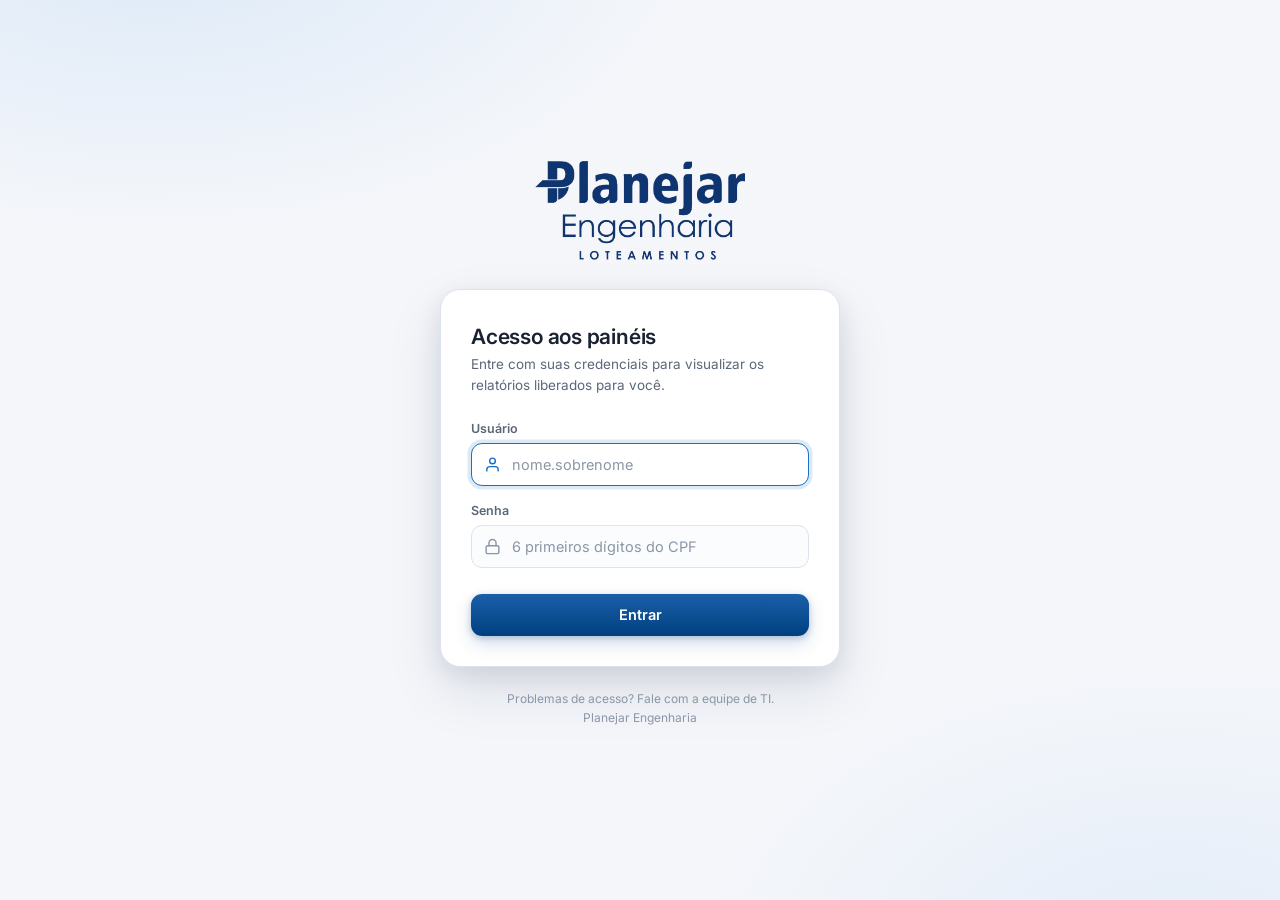
<file: index.html>
<!DOCTYPE html>
<html lang="pt-BR">
<head>
  <meta charset="UTF-8">
  <meta name="viewport" content="width=device-width, initial-scale=1">
  <title>Login — Painéis Planejar</title>

  <link rel="icon" type="image/x-icon" href="favicon.ico">

  <link rel="preconnect" href="https://fonts.googleapis.com">
  <link rel="preconnect" href="https://fonts.gstatic.com" crossorigin>
  <link href="https://fonts.googleapis.com/css2?family=Inter:wght@400;500;600;700&display=swap" rel="stylesheet">

  <link rel="stylesheet" href="estilo.css?v=5">
</head>
<body>

  <main class="login-tela">
    <div class="login-caixa">

      <div class="marca">
        <img src="logoplanejar.png" alt="Planejar Engenharia">
      </div>

      <form class="cartao" id="formLogin" autocomplete="on">
        <h1>Acesso aos painéis</h1>
        <p class="sub">Entre com suas credenciais para visualizar os relatórios liberados para você.</p>

        <div class="campo">
          <label for="usuario">Usuário</label>
          <div class="entrada">
            <svg viewBox="0 0 24 24" fill="none" stroke="currentColor" stroke-width="2" stroke-linecap="round" stroke-linejoin="round" aria-hidden="true">
              <path d="M20 21v-2a4 4 0 0 0-4-4H8a4 4 0 0 0-4 4v2"/><circle cx="12" cy="7" r="4"/>
            </svg>
            <input type="text" id="usuario" name="usuario" placeholder="nome.sobrenome"
                   autocomplete="username" autocapitalize="none" spellcheck="false" required>
          </div>
        </div>

        <div class="campo">
          <label for="senha">Senha</label>
          <div class="entrada">
            <svg viewBox="0 0 24 24" fill="none" stroke="currentColor" stroke-width="2" stroke-linecap="round" stroke-linejoin="round" aria-hidden="true">
              <rect x="3" y="11" width="18" height="11" rx="2"/><path d="M7 11V7a5 5 0 0 1 10 0v4"/>
            </svg>
            <input type="password" id="senha" name="senha" placeholder="6 primeiros dígitos do CPF"
                   autocomplete="current-password" inputmode="numeric" required>
          </div>
        </div>

        <button type="submit" class="btn-entrar">Entrar</button>

        <div class="aviso-erro" id="avisoErro" role="alert" aria-live="polite">
          <svg viewBox="0 0 24 24" fill="none" stroke="currentColor" stroke-width="2" stroke-linecap="round" aria-hidden="true">
            <circle cx="12" cy="12" r="10"/><path d="M12 8v4M12 16h.01"/>
          </svg>
          <span id="textoErro">Usuário ou senha incorretos.</span>
        </div>
      </form>

      <p class="rodape-login">
        Problemas de acesso? Fale com a equipe de TI.<br>
        Planejar Engenharia
      </p>

    </div>
  </main>

  <!-- Ao atualizar a lista de usuários, aumente o número do ?v= abaixo
       para que os navegadores baixem a versão nova em vez do cache. -->
  <script src="usuarios.js?v=5"></script>
  <script src="login.js?v=5"></script>
</body>
</html>
</file>
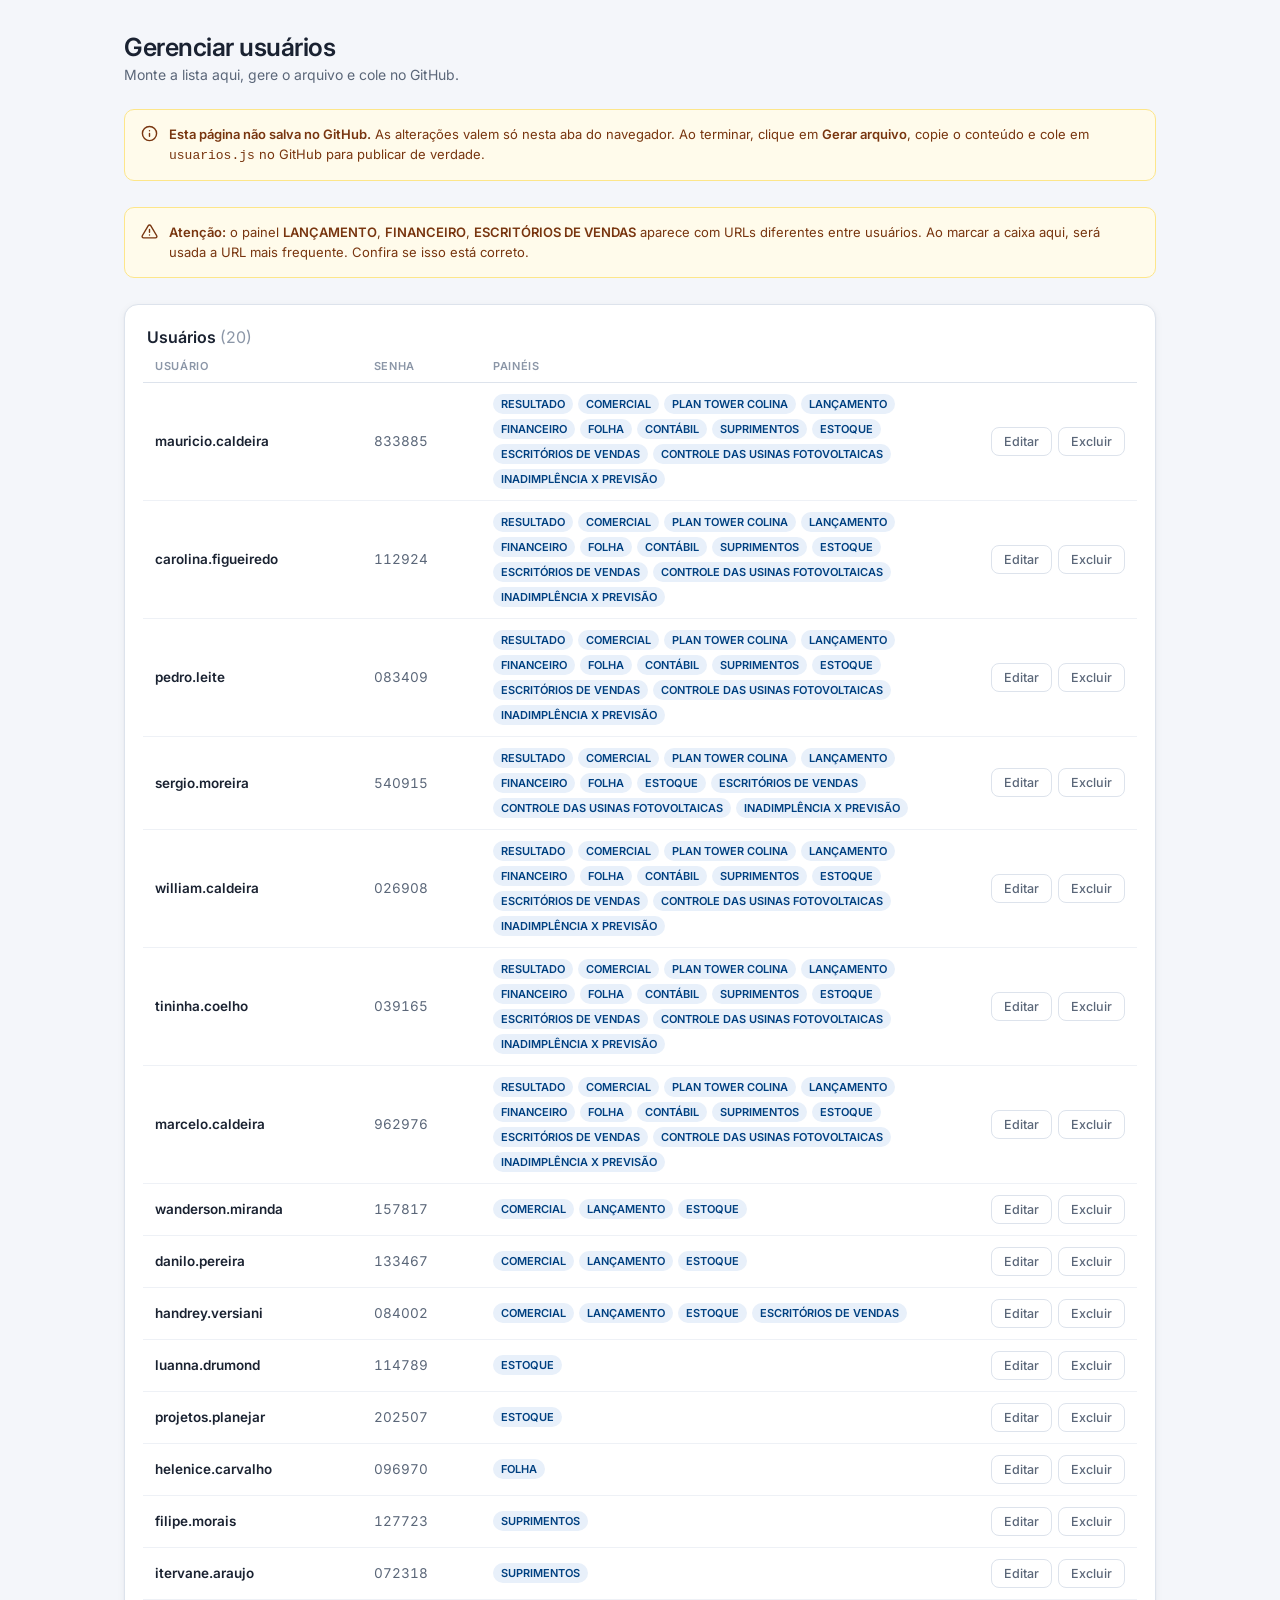
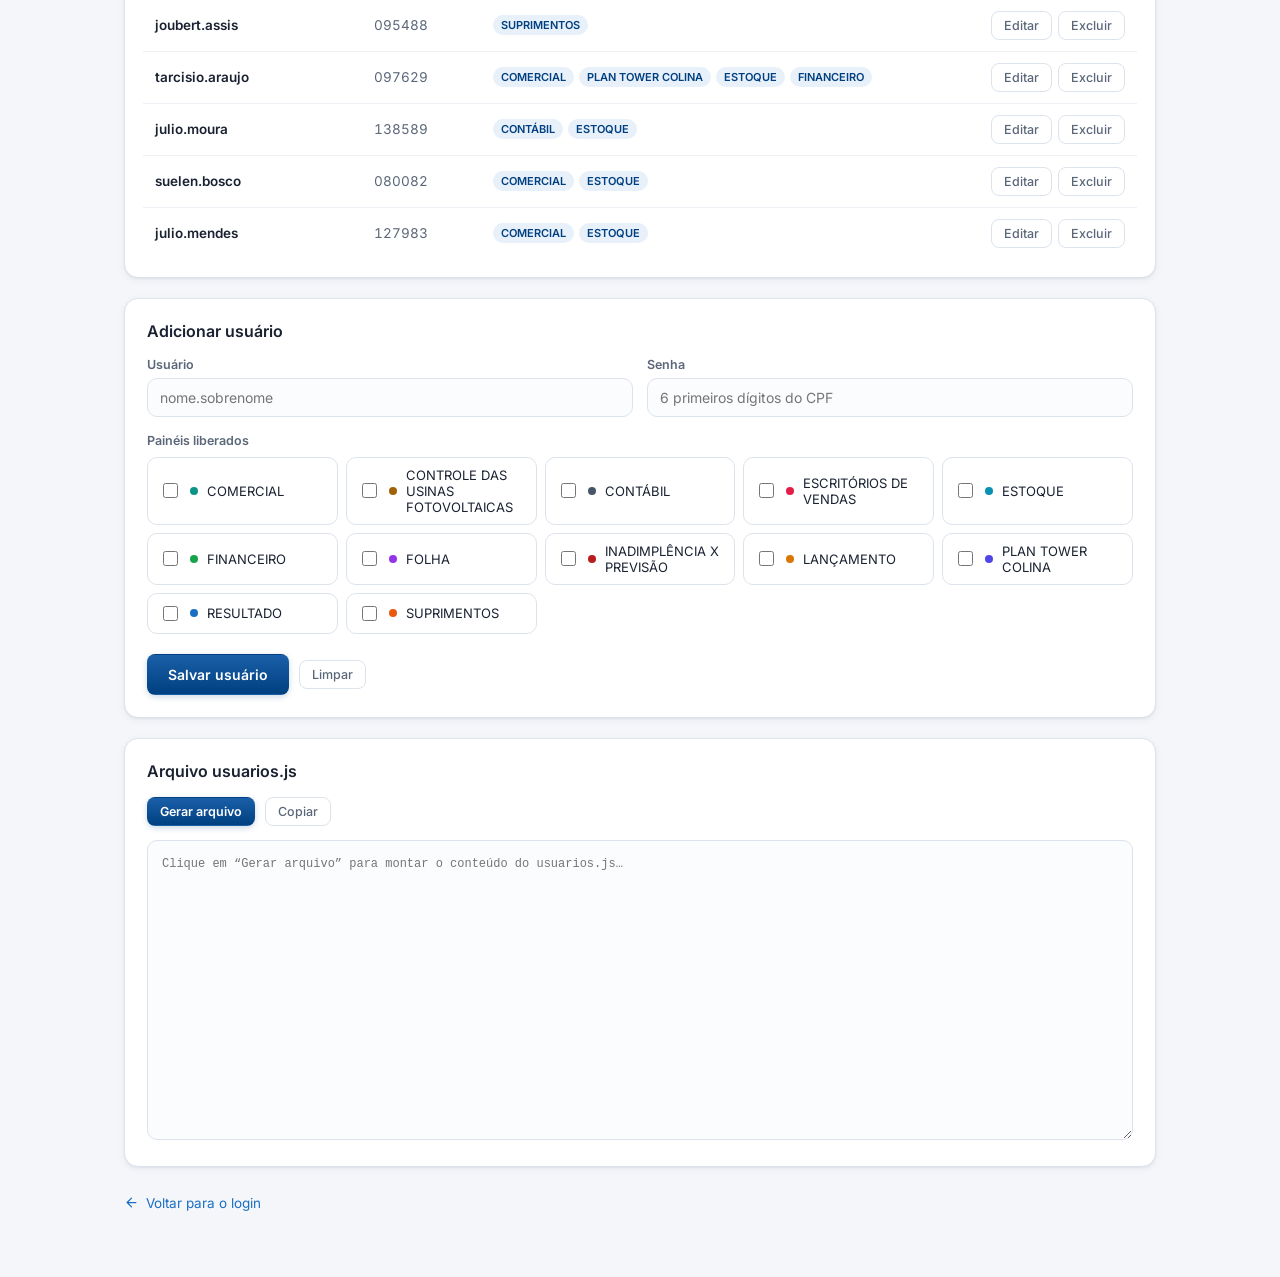
<file: admin.html>
<!DOCTYPE html>
<html lang="pt-BR">
<head>
  <meta charset="UTF-8">
  <meta name="viewport" content="width=device-width, initial-scale=1">
  <title>Gerenciar usuários — Planejar</title>

  <link rel="icon" type="image/x-icon" href="favicon.ico">

  <link rel="preconnect" href="https://fonts.googleapis.com">
  <link rel="preconnect" href="https://fonts.gstatic.com" crossorigin>
  <link href="https://fonts.googleapis.com/css2?family=Inter:wght@400;500;600;700&display=swap" rel="stylesheet">

  <link rel="stylesheet" href="estilo.css?v=5">
  <style>
    .adm{max-width:1080px;margin:0 auto;padding:32px 24px 64px}
    .adm h1{margin:0 0 4px;font-size:25px;font-weight:600;letter-spacing:-.02em}
    .adm .legenda{margin:0 0 26px;font-size:14px;color:var(--tinta-2)}

    .nota{
      display:flex;gap:11px;align-items:flex-start;
      padding:14px 16px;margin-bottom:26px;
      background:#fffbeb;border:1px solid #fde68a;border-radius:var(--r-sm);
      font-size:13px;color:#78350f;line-height:1.55;
    }
    .nota svg{width:17px;height:17px;flex-shrink:0;margin-top:1px}
    .nota b{font-weight:600}

    .bloco{
      background:var(--papel);border:1px solid var(--borda);
      border-radius:var(--r);box-shadow:var(--sombra-sm);
      padding:22px;margin-bottom:20px;
    }
    .bloco h2{margin:0 0 16px;font-size:16px;font-weight:600}

    .tabela-rolo{overflow-x:auto;margin:-4px}
    table{width:100%;border-collapse:collapse;font-size:13.5px;min-width:600px}
    th{
      text-align:left;font-size:11px;font-weight:600;letter-spacing:.06em;
      text-transform:uppercase;color:var(--tinta-3);
      padding:0 12px 9px;border-bottom:1.5px solid var(--borda);
    }
    td{padding:11px 12px;border-bottom:1px solid #eef1f6;vertical-align:middle}
    tbody tr:last-child td{border-bottom:none}
    tbody tr:hover{background:#fafbfd}
    td.user{font-weight:600}
    td.senha{font-variant-numeric:tabular-nums;color:var(--tinta-2)}

    .chips{display:flex;flex-wrap:wrap;gap:5px}
    .chip{
      font-size:11px;font-weight:600;padding:3px 8px;border-radius:20px;
      background:var(--azul-luz);color:var(--azul);white-space:nowrap;
    }
    .acoes{display:flex;gap:6px;justify-content:flex-end}

    .btn{
      font:inherit;font-size:12.5px;font-weight:500;
      padding:6px 12px;border-radius:8px;cursor:pointer;
      border:1.5px solid var(--borda);background:#fff;color:var(--tinta-2);
      transition:all .15s;white-space:nowrap;
    }
    .btn:hover{border-color:var(--borda-forte);background:#f7f9fc}
    .btn:focus-visible{outline:3px solid rgba(26,111,196,.4);outline-offset:2px}
    .btn-perigo:hover{color:#b91c1c;border-color:#fca5a5;background:#fff6f6}
    .btn-azul{
      background:linear-gradient(180deg,#1a5fa8,var(--azul));
      color:#fff;border-color:transparent;font-weight:600;
      box-shadow:0 2px 6px rgba(0,64,128,.2);
    }
    .btn-azul:hover{filter:brightness(1.07);background:linear-gradient(180deg,#1a5fa8,var(--azul))}
    .btn-g{font-size:14px;padding:11px 20px}

    .linha-form{display:grid;grid-template-columns:1fr 1fr;gap:14px;margin-bottom:16px}
    .linha-form label{
      display:block;font-size:12.5px;font-weight:600;
      color:var(--tinta-2);margin-bottom:6px;
    }
    .linha-form input{
      font:inherit;font-size:14px;width:100%;padding:10px 12px;
      background:#fbfcfe;border:1.5px solid var(--borda);border-radius:10px;color:var(--tinta);
    }
    .linha-form input:focus{
      outline:none;background:#fff;border-color:var(--azul-clr);
      box-shadow:0 0 0 3.5px rgba(26,111,196,.15);
    }

    .rot{font-size:12.5px;font-weight:600;color:var(--tinta-2);margin-bottom:9px}
    .caixas{display:grid;grid-template-columns:repeat(auto-fill,minmax(190px,1fr));gap:8px}
    .cx{
      display:flex;align-items:center;gap:9px;
      padding:9px 11px;border:1.5px solid var(--borda);border-radius:10px;
      font-size:13px;cursor:pointer;transition:all .15s;background:#fff;
    }
    .cx:hover{border-color:var(--borda-forte);background:#fafbfd}
    .cx input{accent-color:var(--azul);width:15px;height:15px;cursor:pointer;flex-shrink:0}
    .cx.marcada{border-color:var(--azul-clr);background:var(--azul-luz)}
    .cx .pt{width:8px;height:8px;border-radius:50%;flex-shrink:0}

    .rodape-form{display:flex;gap:10px;align-items:center;margin-top:20px;flex-wrap:wrap}
    .msg{font-size:13px;font-weight:500}
    .msg.ok{color:var(--ok)}
    .msg.erro{color:var(--erro)}

    textarea{
      font-family:ui-monospace,SFMono-Regular,Menlo,Consolas,monospace;
      font-size:12px;line-height:1.55;
      width:100%;min-height:300px;padding:14px;
      border:1.5px solid var(--borda);border-radius:10px;
      background:#fbfcfe;color:var(--tinta);resize:vertical;white-space:pre;
    }
    .voltar{
      display:inline-flex;align-items:center;gap:7px;
      font-size:13.5px;color:var(--azul-clr);text-decoration:none;margin-top:8px;
    }
    .voltar:hover{text-decoration:underline}

    @media (max-width:560px){
      .adm{padding:24px 16px 48px}
      .linha-form{grid-template-columns:1fr}
    }
  </style>
</head>
<body>

<div class="adm">
  <h1>Gerenciar usuários</h1>
  <p class="legenda">Monte a lista aqui, gere o arquivo e cole no GitHub.</p>

  <div class="nota">
    <svg viewBox="0 0 24 24" fill="none" stroke="currentColor" stroke-width="2" stroke-linecap="round" aria-hidden="true">
      <circle cx="12" cy="12" r="10"/><path d="M12 16v-4M12 8h.01"/>
    </svg>
    <div>
      <b>Esta página não salva no GitHub.</b> As alterações valem só nesta aba do navegador.
      Ao terminar, clique em <b>Gerar arquivo</b>, copie o conteúdo e cole em <code>usuarios.js</code>
      no GitHub para publicar de verdade.
    </div>
  </div>

  <div class="bloco">
    <h2>Usuários <span id="qtd" style="font-weight:400;color:var(--tinta-3)"></span></h2>
    <div class="tabela-rolo">
      <table>
        <thead>
          <tr>
            <th style="width:22%">Usuário</th>
            <th style="width:12%">Senha</th>
            <th>Painéis</th>
            <th style="width:150px"></th>
          </tr>
        </thead>
        <tbody id="corpo"></tbody>
      </table>
    </div>
  </div>

  <div class="bloco">
    <h2 id="tituloForm">Adicionar usuário</h2>

    <div class="linha-form">
      <div>
        <label for="fUser">Usuário</label>
        <input type="text" id="fUser" placeholder="nome.sobrenome" autocapitalize="none" spellcheck="false">
      </div>
      <div>
        <label for="fSenha">Senha</label>
        <input type="text" id="fSenha" placeholder="6 primeiros dígitos do CPF" inputmode="numeric">
      </div>
    </div>

    <p class="rot">Painéis liberados</p>
    <div class="caixas" id="caixas"></div>

    <div class="rodape-form">
      <button class="btn btn-azul btn-g" id="btnSalvar" type="button">Salvar usuário</button>
      <button class="btn" id="btnLimpar" type="button">Limpar</button>
      <span class="msg" id="msg"></span>
    </div>
  </div>

  <div class="bloco">
    <h2>Arquivo usuarios.js</h2>
    <div style="display:flex;gap:10px;margin-bottom:14px;flex-wrap:wrap">
      <button class="btn btn-azul" id="btnGerar" type="button">Gerar arquivo</button>
      <button class="btn" id="btnCopiar" type="button">Copiar</button>
      <span class="msg" id="msgGerar"></span>
    </div>
    <textarea id="saida" readonly placeholder="Clique em “Gerar arquivo” para montar o conteúdo do usuarios.js…"></textarea>
  </div>

  <a href="index.html" class="voltar">
    <svg viewBox="0 0 24 24" width="15" height="15" fill="none" stroke="currentColor" stroke-width="2" stroke-linecap="round" stroke-linejoin="round" aria-hidden="true">
      <path d="M19 12H5M12 19l-7-7 7-7"/>
    </svg>
    Voltar para o login
  </a>
</div>

<script src="usuarios.js?v=5"></script>
<script src="painel.js?v=5"></script>
<script>
(function () {
  "use strict";

  // --- cópia de trabalho da lista (não mexe no arquivo original) ------------
  var lista = Array.isArray(window.usuarios)
    ? JSON.parse(JSON.stringify(window.usuarios))
    : [];

  var editando = null; // nome do usuário sendo editado

  // --- catálogo de painéis: nome -> URL mais usada --------------------------
  var contagem = {};
  lista.forEach(function (u) {
    (u.paineis || []).forEach(function (p) {
      if (!p || !p.nome || !p.url) return;
      contagem[p.nome] = contagem[p.nome] || {};
      contagem[p.nome][p.url] = (contagem[p.nome][p.url] || 0) + 1;
    });
  });

  var catalogo = {};   // nome -> url
  var conflitos = [];  // nomes com mais de uma URL
  Object.keys(contagem).forEach(function (nome) {
    var urls = Object.keys(contagem[nome]);
    if (urls.length > 1) conflitos.push(nome);
    urls.sort(function (a, b) { return contagem[nome][b] - contagem[nome][a]; });
    catalogo[nome] = urls[0];
  });

  var nomes = Object.keys(catalogo).sort();

  if (conflitos.length) {
    var d = document.createElement("div");
    d.className = "nota";
    d.innerHTML = '<svg viewBox="0 0 24 24" fill="none" stroke="currentColor" stroke-width="2" stroke-linecap="round">'
                + '<path d="M10.29 3.86L1.82 18a2 2 0 0 0 1.71 3h16.94a2 2 0 0 0 1.71-3L13.71 3.86a2 2 0 0 0-3.42 0z"/>'
                + '<path d="M12 9v4M12 17h.01"/></svg>'
                + '<div><b>Atenção:</b> o painel <b>' + conflitos.join("</b>, <b>") + '</b> aparece com URLs '
                + 'diferentes entre usuários. Ao marcar a caixa aqui, será usada a URL mais frequente. '
                + 'Confira se isso está correto.</div>';
    document.querySelector(".adm .nota").after(d);
  }

  // --- tabela ---------------------------------------------------------------
  function esc(t) {
    return String(t).replace(/[&<>"']/g, function (c) {
      return { "&":"&amp;", "<":"&lt;", ">":"&gt;", '"':"&quot;", "'":"&#39;" }[c];
    });
  }

  function desenharTabela() {
    var corpo = document.getElementById("corpo");
    document.getElementById("qtd").textContent = "(" + lista.length + ")";

    if (!lista.length) {
      corpo.innerHTML = '<tr><td colspan="4" style="text-align:center;color:var(--tinta-3);padding:28px">Nenhum usuário.</td></tr>';
      return;
    }

    corpo.innerHTML = lista.map(function (u, i) {
      var chips = (u.paineis || []).map(function (p) {
        return '<span class="chip">' + esc(p.nome || "?") + '</span>';
      }).join("");
      return '<tr>'
           + '<td class="user">' + esc(u.usuario) + '</td>'
           + '<td class="senha">' + esc(u.senha) + '</td>'
           + '<td><div class="chips">' + (chips || '<span style="color:var(--tinta-3);font-size:12px">nenhum</span>') + '</div></td>'
           + '<td><div class="acoes">'
           + '<button class="btn" data-editar="' + i + '">Editar</button>'
           + '<button class="btn btn-perigo" data-excluir="' + i + '">Excluir</button>'
           + '</div></td></tr>';
    }).join("");
  }

  document.getElementById("corpo").addEventListener("click", function (e) {
    var btn = e.target.closest("button");
    if (!btn) return;
    if (btn.dataset.editar  !== undefined) carregarNoForm(+btn.dataset.editar);
    if (btn.dataset.excluir !== undefined) excluir(+btn.dataset.excluir);
  });

  // --- caixas de painéis ----------------------------------------------------
  function desenharCaixas() {
    document.getElementById("caixas").innerHTML = nomes.map(function (n) {
      var meta = window.metaDoPainel ? window.metaDoPainel(n) : { cor:"#004080" };
      return '<label class="cx"><input type="checkbox" value="' + esc(n) + '">'
           + '<span class="pt" style="background:' + meta.cor + '"></span>'
           + '<span>' + esc(n) + '</span></label>';
    }).join("");
  }

  document.getElementById("caixas").addEventListener("change", function (e) {
    if (e.target.type === "checkbox") {
      e.target.closest(".cx").classList.toggle("marcada", e.target.checked);
    }
  });

  function marcadas() {
    return Array.prototype.slice
      .call(document.querySelectorAll("#caixas input:checked"))
      .map(function (c) { return c.value; });
  }

  function marcar(valores) {
    document.querySelectorAll("#caixas input").forEach(function (c) {
      c.checked = valores.indexOf(c.value) !== -1;
      c.closest(".cx").classList.toggle("marcada", c.checked);
    });
  }

  // --- formulário -----------------------------------------------------------
  function aviso(el, texto, tipo) {
    var m = document.getElementById(el);
    m.textContent = texto;
    m.className = "msg " + (tipo || "");
    if (texto) setTimeout(function () { m.textContent = ""; }, 4000);
  }

  function limpar() {
    editando = null;
    document.getElementById("fUser").value = "";
    document.getElementById("fSenha").value = "";
    marcar([]);
    document.getElementById("tituloForm").textContent = "Adicionar usuário";
    document.getElementById("btnSalvar").textContent = "Salvar usuário";
  }

  function carregarNoForm(i) {
    var u = lista[i];
    editando = u.usuario;
    document.getElementById("fUser").value = u.usuario;
    document.getElementById("fSenha").value = u.senha;
    marcar((u.paineis || []).map(function (p) { return p.nome; }));
    document.getElementById("tituloForm").textContent = "Editando: " + u.usuario;
    document.getElementById("btnSalvar").textContent = "Salvar alterações";
    document.getElementById("tituloForm").scrollIntoView({ behavior: "smooth", block: "center" });
  }

  function excluir(i) {
    var u = lista[i];
    if (!confirm('Excluir o usuário "' + u.usuario + '"?')) return;
    lista.splice(i, 1);
    if (editando === u.usuario) limpar();
    desenharTabela();
    aviso("msg", "Usuário removido da lista.", "ok");
  }

  document.getElementById("btnSalvar").addEventListener("click", function () {
    var nome  = document.getElementById("fUser").value.trim().toLowerCase();
    var senha = document.getElementById("fSenha").value.trim();
    var sel   = marcadas();

    if (!nome)  return aviso("msg", "Informe o usuário.", "erro");
    if (!senha) return aviso("msg", "Informe a senha.", "erro");
    if (!sel.length) return aviso("msg", "Marque pelo menos um painel.", "erro");

    var repetido = lista.findIndex(function (u) {
      return u.usuario.toLowerCase() === nome && u.usuario !== editando;
    });
    if (repetido !== -1) return aviso("msg", "Já existe um usuário com esse nome.", "erro");

    var registro = {
      usuario: nome,
      senha: senha,
      paineis: sel.map(function (n) { return { nome: n, url: catalogo[n] }; })
    };

    if (editando) {
      var iAtual = lista.findIndex(function (u) { return u.usuario === editando; });
      lista[iAtual] = registro;
      aviso("msg", "Alterações salvas na lista.", "ok");
    } else {
      lista.push(registro);
      aviso("msg", "Usuário adicionado à lista.", "ok");
    }

    limpar();
    desenharTabela();
  });

  document.getElementById("btnLimpar").addEventListener("click", limpar);

  // --- geração do arquivo ---------------------------------------------------
  function gerar() {
    var blocos = lista.map(function (u) {
      var pns = (u.paineis || []).map(function (p) {
        return '      { nome: "' + p.nome + '", url: "' + p.url + '" }';
      }).join(",\n");
      return '  {\n'
           + '    usuario: "' + u.usuario + '",\n'
           + '    senha: "' + u.senha + '",\n'
           + '    paineis: [\n' + pns + '\n'
           + '    ]\n'
           + '  }';
    }).join(",\n");

    return "window.usuarios = [\n" + blocos + "\n];\n";
  }

  document.getElementById("btnGerar").addEventListener("click", function () {
    document.getElementById("saida").value = gerar();
    aviso("msgGerar", "Arquivo gerado com " + lista.length + " usuários.", "ok");
  });

  document.getElementById("btnCopiar").addEventListener("click", function () {
    var ta = document.getElementById("saida");
    if (!ta.value) { ta.value = gerar(); }
    ta.select();
    navigator.clipboard.writeText(ta.value).then(
      function () { aviso("msgGerar", "Copiado! Cole no usuarios.js do GitHub.", "ok"); },
      function () { document.execCommand("copy"); aviso("msgGerar", "Copiado!", "ok"); }
    );
  });

  // --- início ---------------------------------------------------------------
  desenharCaixas();
  desenharTabela();
})();
</script>
</body>
</html>
</file>
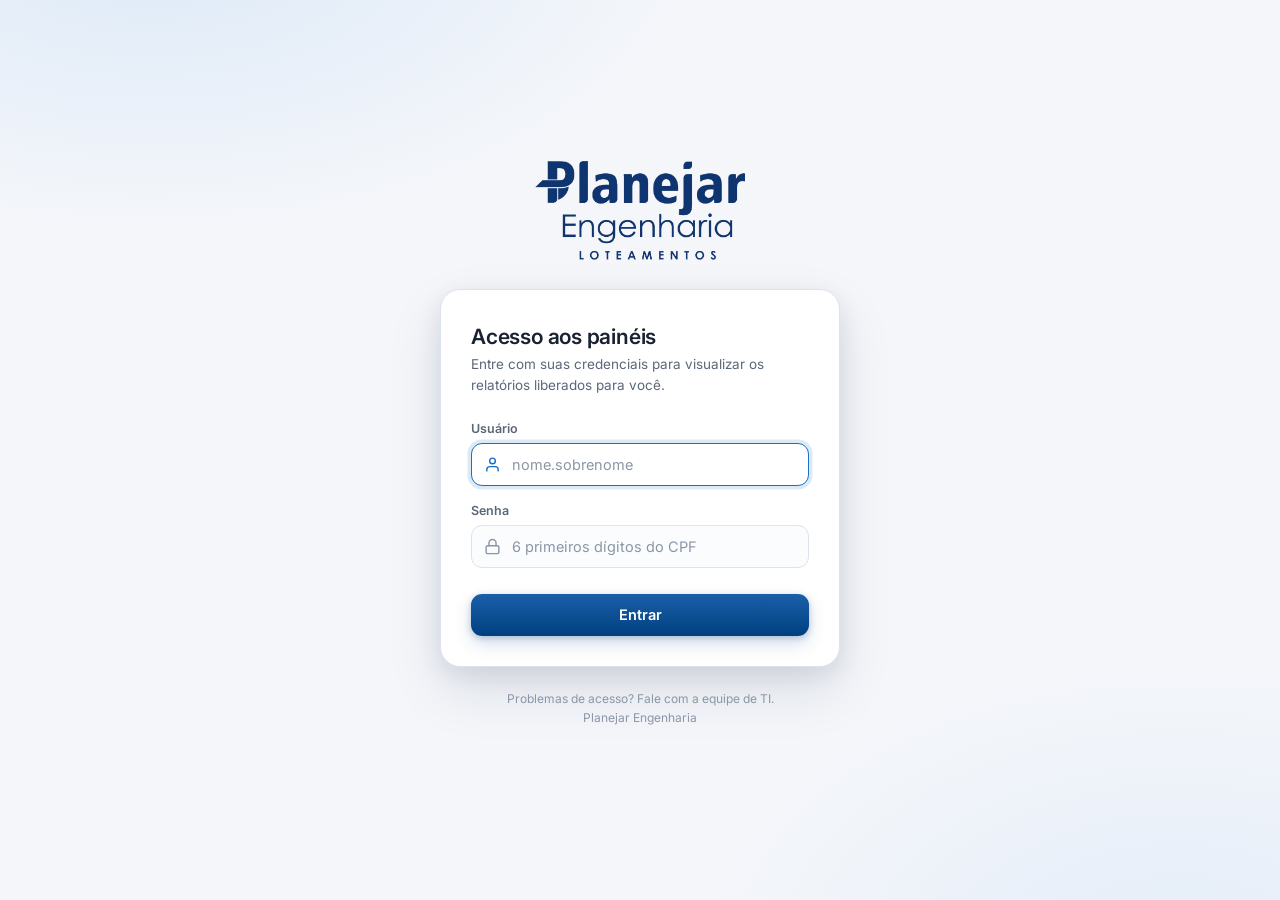
<file: paineis.html>
<!DOCTYPE html>
<html lang="pt-BR">
<head>
  <meta charset="UTF-8">
  <meta name="viewport" content="width=device-width, initial-scale=1">
  <title>Meus painéis — Planejar</title>

  <link rel="icon" type="image/x-icon" href="favicon.ico">

  <link rel="preconnect" href="https://fonts.googleapis.com">
  <link rel="preconnect" href="https://fonts.gstatic.com" crossorigin>
  <link href="https://fonts.googleapis.com/css2?family=Inter:wght@400;500;600;700&display=swap" rel="stylesheet">

  <link rel="stylesheet" href="estilo.css?v=5">
</head>
<body>

  <div class="app">

    <header class="topo">
      <div class="topo-int">
        <img src="logoplanejar.png" alt="Planejar Engenharia">
        <span class="espaco"></span>

        <div class="quem">
          <div class="avatar" id="avatar">--</div>
          <div class="quem-txt">
            <b id="nomeUsuario">—</b>
            <span id="contagem"></span>
          </div>
        </div>

        <button class="btn-sair" id="btnSair" type="button">
          <svg viewBox="0 0 24 24" fill="none" stroke="currentColor" stroke-width="2" stroke-linecap="round" stroke-linejoin="round" aria-hidden="true">
            <path d="M9 21H5a2 2 0 0 1-2-2V5a2 2 0 0 1 2-2h4"/><path d="M16 17l5-5-5-5M21 12H9"/>
          </svg>
          Sair
        </button>
      </div>
    </header>

    <main class="conteudo">
      <h1 class="titulo">Meus painéis</h1>
      <p class="legenda">Selecione um relatório para abrir em uma nova aba.</p>
      <div class="grade" id="painelLista"></div>
    </main>

    <footer class="rodape">Planejar Engenharia · Painéis de BI</footer>

  </div>

  <script src="painel.js?v=5"></script>
  <script>
  (function () {
    "use strict";

    var lista = document.getElementById("painelLista");

    // ---- sessão -----------------------------------------------------------
    var bruto = localStorage.getItem("linksPermitidos");
    if (bruto === null) {
      window.location.replace("index.html");
      return;
    }

    var links = [];
    try {
      links = JSON.parse(bruto);
      if (typeof links === "string") links = [links];
    } catch (e) {
      links = [];
    }
    if (!Array.isArray(links)) links = [];

    // ---- identificação do usuário ----------------------------------------
    var usuario = localStorage.getItem("usuarioLogado") || "";
    document.getElementById("nomeUsuario").textContent = usuario || "Usuário";
    document.getElementById("avatar").textContent =
      usuario
        ? usuario.split(/[.\s_-]+/).filter(Boolean).slice(0, 2)
                 .map(function (p) { return p.charAt(0).toUpperCase(); }).join("")
        : "??";
    document.getElementById("contagem").textContent =
      links.length === 1 ? "1 painel liberado" : links.length + " painéis liberados";

    // ---- cards ------------------------------------------------------------
    function svgIcone(chave) {
      var d = (window.PAINEL_ICONES || {})[chave] || "";
      return '<svg viewBox="0 0 24 24" fill="none" stroke="currentColor" stroke-width="2" '
           + 'stroke-linecap="round" stroke-linejoin="round" aria-hidden="true">' + d + '</svg>';
    }

    function escapar(txt) {
      return String(txt).replace(/[&<>"']/g, function (c) {
        return { "&":"&amp;", "<":"&lt;", ">":"&gt;", '"':"&quot;", "'":"&#39;" }[c];
      });
    }

    if (links.length === 0) {
      lista.innerHTML = '<div class="vazio">Nenhum painel liberado para este usuário.<br>'
                      + 'Fale com a equipe de TI se precisar de acesso.</div>';
    } else {
      lista.innerHTML = links.map(function (link, i) {
        var url  = typeof link === "string" ? link : (link && link.url) || "";
        var nome = (link && link.nome) || "Acessar painel";
        var meta = window.metaDoPainel ? window.metaDoPainel(nome) : { area:"Relatório", icone:"grafico", cor:"#004080", corLuz:"#e8f0fa" };

        return '<a class="painel" href="' + escapar(url) + '" target="_blank" rel="noopener noreferrer"'
             + ' style="--cor:' + meta.cor + ';--cor-luz:' + meta.corLuz + ';animation-delay:' + (i * 45) + 'ms">'
             + '<span class="icone">' + svgIcone(meta.icone) + '</span>'
             + '<span class="painel-txt"><b>' + escapar(nome) + '</b><span>' + escapar(meta.area) + '</span></span>'
             + '<svg class="seta" viewBox="0 0 24 24" fill="none" stroke="currentColor" stroke-width="2" '
             + 'stroke-linecap="round" stroke-linejoin="round" aria-hidden="true"><path d="M5 12h14M12 5l7 7-7 7"/></svg>'
             + '</a>';
      }).join("");
    }

    // ---- sair -------------------------------------------------------------
    document.getElementById("btnSair").addEventListener("click", function () {
      localStorage.removeItem("linksPermitidos");
      localStorage.removeItem("usuarioLogado");
      window.location.replace("index.html");
    });
  })();
  </script>
</body>
</html>
</file>
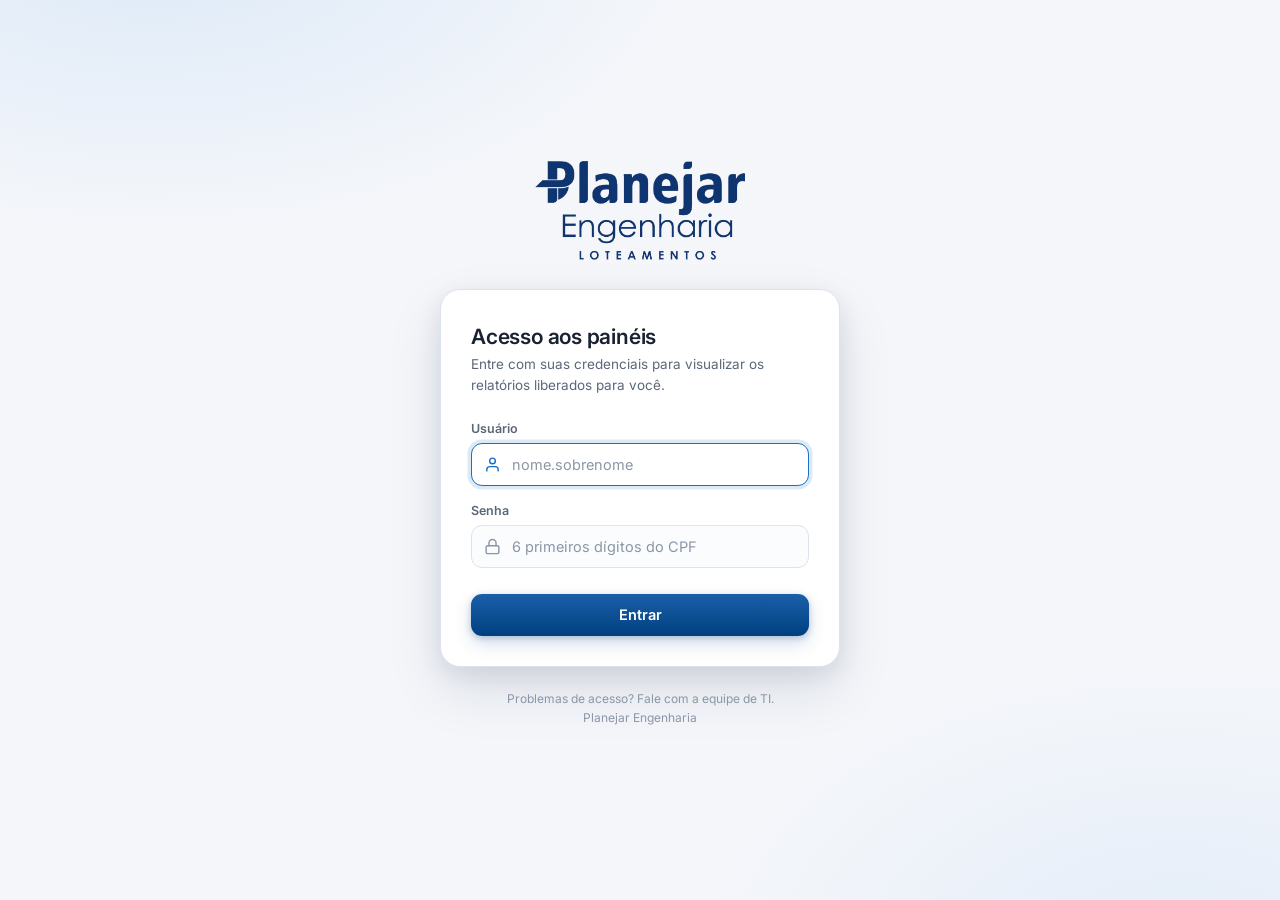
<file: PAINEL-MULTIPLO.html>
<!DOCTYPE html>
<html lang="pt-BR">
<head>
  <meta charset="UTF-8">
  <meta name="viewport" content="width=device-width, initial-scale=1">
  <title>Redirecionando…</title>
  <link rel="icon" type="image/x-icon" href="favicon.ico">
  <link rel="canonical" href="paineis.html">
  <meta http-equiv="refresh" content="0; url=paineis.html">
  <style>
    body{
      font-family:'Inter',-apple-system,'Segoe UI',Roboto,Arial,sans-serif;
      background:#f4f6fa;color:#5b6779;
      display:grid;place-items:center;min-height:100vh;margin:0;padding:24px;
      text-align:center;font-size:14px;line-height:1.6;
    }
    a{color:#1a6fc4}
  </style>
</head>
<body>
  <!--
    Esta página era uma segunda versão da tela de painéis e estava quebrada
    (a tag de script estava aberta duas vezes, e havia link para TELALOGIN.html,
    que não existe).
    Manter duas telas iguais só gera divergência, então ela agora apenas
    redireciona para paineis.html, que é a tela oficial.
    Se nenhum link externo aponta para PAINEL-MULTIPLO.html, pode apagar o arquivo.
  -->
  <p>
    Esta página foi movida.<br>
    Se não for redirecionado, <a href="paineis.html">clique aqui para ver seus painéis</a>.
  </p>
  <script>window.location.replace("paineis.html");</script>
</body>
</html>
</file>
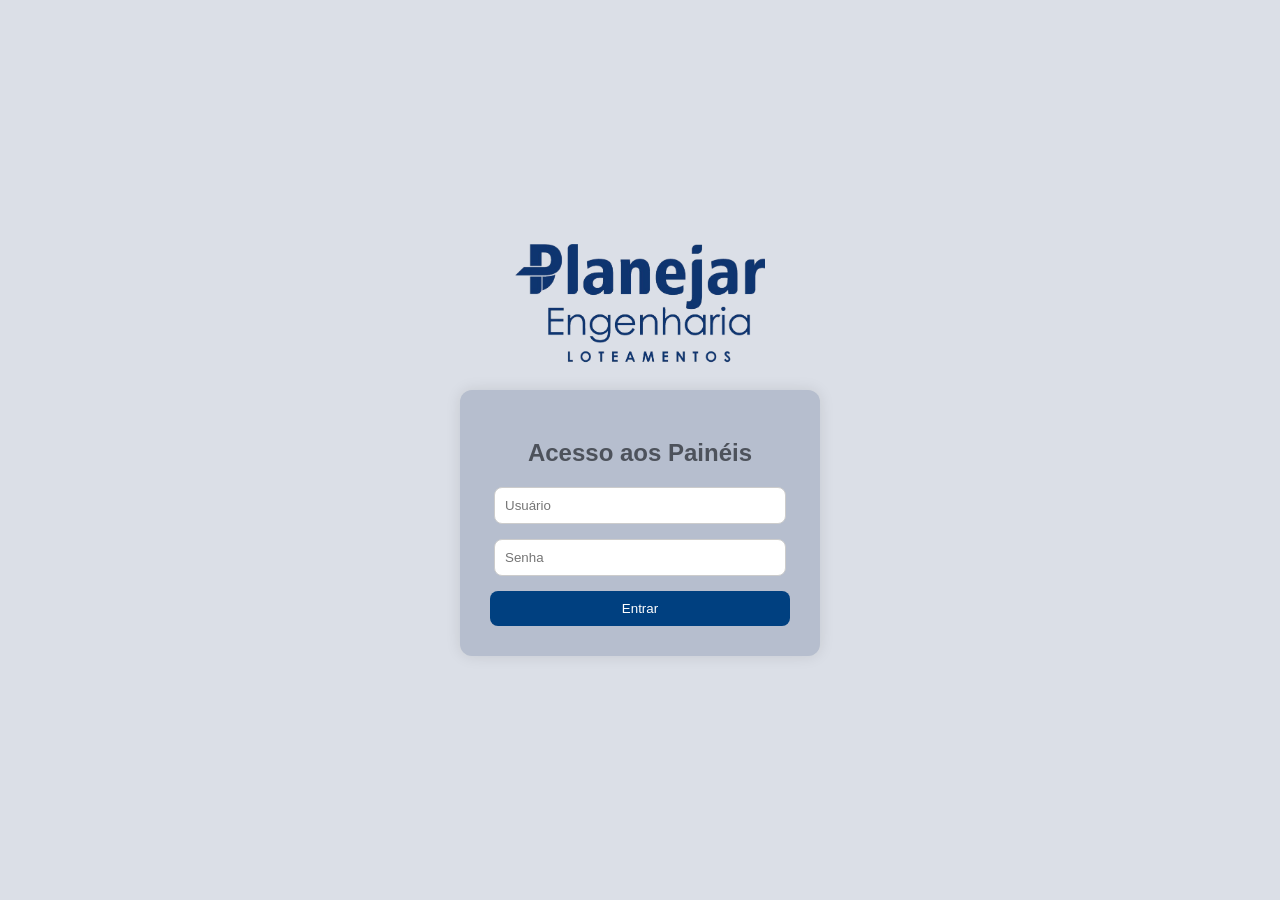
<file: TELALOGIN.html>
<!DOCTYPE html>
<html lang="pt-BR">
<head>
  <meta charset="UTF-8">
  <title>Login - Painéis Power BI</title>
  <style>
    body {
      font-family: Arial, sans-serif;
      background-color: #dbdfe7;
      margin: 0;
      padding: 0;
    }

    .login-wrapper {
      display: flex;
      flex-direction: column;
      align-items: center;
      justify-content: center;
      min-height: 100vh;
    }

    .logo-container {
      text-align: center;
      margin-bottom: 20px;
    }

    .logo-img {
      max-width: 250px;
      height: auto;
    }

    .login-container {
      background-color: #b6bece;
      padding: 30px;
      border-radius: 12px;
      box-shadow: 0 0 15px rgba(0, 0, 0, 0.1);
      width: 300px;
      text-align: center;
    }

    .login-container h2 {
      margin-bottom: 20px;
    }

    input[type="text"],
    input[type="password"] {
      width: 90%;
      padding: 10px;
      margin-bottom: 15px;
      border: 1px solid #ccc;
      border-radius: 8px;
    }

    button {
      background-color: #004080;
      color: white;
      padding: 10px 20px;
      border: none;
      border-radius: 8px;
      cursor: pointer;
      width: 100%;
    }

    button:hover {
      background-color: #003060;
    }

    h2 {
      color: #4d525b;
    }
  </style>
</head>
<body>
  <div class="login-wrapper">
    <div class="logo-container">
      <img src="logoplanejar.png" alt="Logo Planejar" class="logo-img">
    </div>

    <div class="login-container">
      <h2>Acesso aos Painéis</h2>
      <input type="text" id="usuario" placeholder="Usuário">
      <input type="password" id="senha" placeholder="Senha">
      <button onclick="fazerLogin()">Entrar</button>
    </div>
  </div>

  <script src="usuarios.js"></script>
  <script src="login.js"></script> 
</body>
</html>
</file>
<file: estilo.css>
/* ==========================================================================
   Painéis Planejar — folha de estilo compartilhada
   Usada por index.html, paineis.html, PAINEL-MULTIPLO.html e admin.html
   ========================================================================== */

:root{
  /* marca */
  --azul:#004080;
  --azul-esc:#00305f;
  --azul-clr:#1a6fc4;
  --azul-luz:#e8f0fa;

  /* texto */
  --tinta:#1a2231;
  --tinta-2:#5b6779;
  --tinta-3:#8b96a7;

  /* superfícies */
  --papel:#ffffff;
  --fundo:#f4f6fa;
  --borda:#dde3ec;
  --borda-forte:#cbd6e5;

  /* semânticos */
  --erro:#9f1239;
  --erro-luz:#fff1f4;
  --erro-borda:#fbcfe0;
  --ok:#166534;
  --ok-luz:#e9f7ee;
  --ok-borda:#bbe5c8;

  /* sombras */
  --sombra-sm:0 1px 2px rgba(16,32,58,.06), 0 2px 8px rgba(16,32,58,.05);
  --sombra-md:0 4px 12px rgba(16,32,58,.07), 0 12px 32px rgba(16,32,58,.08);
  --sombra-lg:0 8px 24px rgba(16,32,58,.09), 0 24px 56px rgba(16,32,58,.10);

  --r:14px;
  --r-sm:10px;
}

*{box-sizing:border-box}
html,body{margin:0;padding:0}

body{
  font-family:'Inter',-apple-system,BlinkMacSystemFont,'Segoe UI',Roboto,Arial,sans-serif;
  background:var(--fundo);
  color:var(--tinta);
  -webkit-font-smoothing:antialiased;
  -moz-osx-font-smoothing:grayscale;
}

/* ==========================================================================
   TELA DE LOGIN
   ========================================================================== */

.login-tela{
  min-height:100vh;
  display:grid;
  place-items:center;
  padding:48px 20px;
  position:relative;
  overflow:hidden;
  background:
    radial-gradient(900px 500px at 12% -8%, #dce9f8 0%, transparent 60%),
    radial-gradient(760px 460px at 92% 106%, #e4edf9 0%, transparent 62%),
    var(--fundo);
}

.login-caixa{width:100%;max-width:400px}

.marca{
  display:flex;
  flex-direction:column;
  align-items:center;
  margin-bottom:26px;
}
.marca img{width:210px;max-width:65%;height:auto;display:block}

.cartao{
  background:var(--papel);
  border:1px solid var(--borda);
  border-radius:20px;
  box-shadow:var(--sombra-lg);
  padding:34px 30px 30px;
}
.cartao h1{
  font-size:21px;
  font-weight:600;
  letter-spacing:-.01em;
  margin:0 0 5px;
  color:var(--tinta);
}
.cartao .sub{
  font-size:13.5px;
  color:var(--tinta-2);
  margin:0 0 26px;
  line-height:1.5;
}

.campo{margin-bottom:17px}
.campo label{
  display:block;
  font-size:12.5px;
  font-weight:600;
  color:var(--tinta-2);
  margin-bottom:7px;
}
.entrada{position:relative;display:flex;align-items:center}
.entrada > svg{
  position:absolute;
  left:13px;
  width:17px;height:17px;
  color:var(--tinta-3);
  pointer-events:none;
  transition:color .15s;
}
.entrada:focus-within > svg{color:var(--azul-clr)}

.campo input{
  font:inherit;
  font-size:14.5px;
  width:100%;
  padding:12px 13px 12px 40px;
  color:var(--tinta);
  background:#fbfcfe;
  border:1.5px solid var(--borda);
  border-radius:11px;
  transition:border-color .15s, box-shadow .15s, background .15s;
}
.campo input::placeholder{color:var(--tinta-3)}
.campo input:hover{border-color:var(--borda-forte)}
.campo input:focus{
  outline:none;
  background:#fff;
  border-color:var(--azul-clr);
  box-shadow:0 0 0 3.5px rgba(26,111,196,.15);
}

.btn-entrar{
  font:inherit;
  font-size:14.5px;
  font-weight:600;
  width:100%;
  margin-top:9px;
  padding:12.5px;
  color:#fff;
  background:linear-gradient(180deg,#1a5fa8 0%,var(--azul) 100%);
  border:none;
  border-radius:11px;
  cursor:pointer;
  box-shadow:0 2px 6px rgba(0,64,128,.24), 0 8px 18px rgba(0,64,128,.16);
  transition:transform .12s, box-shadow .15s, filter .15s;
}
.btn-entrar:hover{
  filter:brightness(1.07);
  transform:translateY(-1px);
  box-shadow:0 4px 10px rgba(0,64,128,.26), 0 12px 26px rgba(0,64,128,.2);
}
.btn-entrar:active{transform:translateY(0)}
.btn-entrar:focus-visible{outline:3px solid rgba(26,111,196,.4);outline-offset:2px}

/* mensagem de erro inline (substitui o alert) */
.aviso-erro{
  display:none;
  align-items:center;
  gap:8px;
  margin-top:16px;
  padding:11px 13px;
  font-size:13px;
  color:var(--erro);
  background:var(--erro-luz);
  border:1px solid var(--erro-borda);
  border-radius:var(--r-sm);
}
.aviso-erro.mostra{display:flex}
.aviso-erro svg{width:16px;height:16px;flex-shrink:0}

.rodape-login{
  text-align:center;
  font-size:12px;
  color:var(--tinta-3);
  margin-top:22px;
  line-height:1.6;
}

/* ==========================================================================
   TELA DE PAINÉIS
   ========================================================================== */

.app{min-height:100vh;display:flex;flex-direction:column;background:var(--fundo)}

.topo{
  background:var(--papel);
  border-bottom:1px solid var(--borda);
  box-shadow:var(--sombra-sm);
}
.topo-int{
  max-width:1080px;
  margin:0 auto;
  padding:14px 24px;
  display:flex;
  align-items:center;
  gap:16px;
}
.topo img{height:34px;width:auto}
.topo .espaco{flex:1}

.quem{display:flex;align-items:center;gap:10px}
.avatar{
  width:36px;height:36px;
  border-radius:50%;
  display:grid;place-items:center;
  font-size:12.5px;font-weight:700;
  color:#fff;
  background:linear-gradient(135deg,var(--azul-clr),var(--azul));
  flex-shrink:0;
}
.quem-txt{line-height:1.3}
.quem-txt b{display:block;font-size:13.5px;font-weight:600}
.quem-txt span{font-size:11.5px;color:var(--tinta-3)}

.btn-sair{
  font:inherit;
  font-size:13px;
  font-weight:500;
  display:flex;align-items:center;gap:7px;
  padding:8px 13px;
  color:var(--tinta-2);
  background:#fff;
  border:1.5px solid var(--borda);
  border-radius:9px;
  cursor:pointer;
  transition:color .15s, border-color .15s, background .15s;
}
.btn-sair svg{width:15px;height:15px}
.btn-sair:hover{color:#b91c1c;border-color:#fca5a5;background:#fff6f6}
.btn-sair:focus-visible{outline:3px solid rgba(26,111,196,.4);outline-offset:2px}

.conteudo{
  max-width:1080px;
  width:100%;
  margin:0 auto;
  padding:38px 24px 56px;
  flex:1;
}
.titulo{margin:0 0 4px;font-size:25px;font-weight:600;letter-spacing:-.02em}
.legenda{margin:0 0 30px;font-size:14px;color:var(--tinta-2)}

.grade{
  display:grid;
  gap:15px;
  grid-template-columns:repeat(auto-fill,minmax(252px,1fr));
  align-items:stretch;
}

.painel{
  position:relative;
  display:flex;
  align-items:center;
  gap:14px;
  padding:17px 16px;
  text-decoration:none;
  color:inherit;
  background:var(--papel);
  border:1px solid var(--borda);
  border-radius:var(--r);
  box-shadow:var(--sombra-sm);
  transition:transform .16s cubic-bezier(.2,.7,.3,1), box-shadow .16s, border-color .16s;
  opacity:0;
  animation:sobe .5s cubic-bezier(.2,.7,.3,1) forwards;
}
.painel::before{
  content:"";
  position:absolute;
  left:0;top:14px;bottom:14px;
  width:3px;
  border-radius:0 3px 3px 0;
  background:var(--cor,var(--azul));
  opacity:0;
  transition:opacity .16s;
}
.painel:hover{
  transform:translateY(-3px);
  box-shadow:var(--sombra-md);
  border-color:var(--borda-forte);
}
.painel:hover::before{opacity:1}
.painel:focus-visible{outline:3px solid rgba(26,111,196,.4);outline-offset:2px}

.icone{
  width:42px;height:42px;
  border-radius:11px;
  flex-shrink:0;
  display:grid;place-items:center;
  background:var(--cor-luz,var(--azul-luz));
  color:var(--cor,var(--azul));
  transition:transform .16s;
}
.painel:hover .icone{transform:scale(1.06)}
.icone svg{width:21px;height:21px}

.painel-txt{min-width:0;flex:1}
.painel-txt b{
  display:block;
  font-size:14.5px;
  font-weight:600;
  letter-spacing:-.005em;
  line-height:1.3;
  /* nomes longos (PLAN TOWER COLINA, ESCRITÓRIOS DE VENDAS) quebram
     em duas linhas em vez de serem cortados com reticências */
  overflow-wrap:anywhere;
}
.painel-txt span{font-size:12px;color:var(--tinta-3)}

.seta{
  width:17px;height:17px;
  flex-shrink:0;
  color:var(--tinta-3);
  transition:transform .16s, color .16s;
}
.painel:hover .seta{transform:translateX(3px);color:var(--cor,var(--azul))}

.vazio{
  padding:36px 24px;
  text-align:center;
  font-size:14px;
  color:var(--tinta-2);
  background:var(--papel);
  border:1px dashed var(--borda-forte);
  border-radius:var(--r);
}

.rodape{
  border-top:1px solid var(--borda);
  padding:18px 24px;
  text-align:center;
  font-size:12px;
  color:var(--tinta-3);
}

@keyframes sobe{to{opacity:1}}

@media (prefers-reduced-motion:reduce){
  .painel{animation:none;opacity:1}
  *{transition:none !important}
}

/* ==========================================================================
   RESPONSIVO
   ========================================================================== */

@media (max-width:560px){
  .topo-int{padding:12px 16px;gap:10px}
  .topo img{height:28px}
  .quem-txt{display:none}
  .conteudo{padding:28px 16px 42px}
  .titulo{font-size:21px}
  .grade{grid-template-columns:1fr}
  .cartao{padding:28px 22px 24px;border-radius:16px}
  .login-tela{padding:32px 16px}
}
</file>
